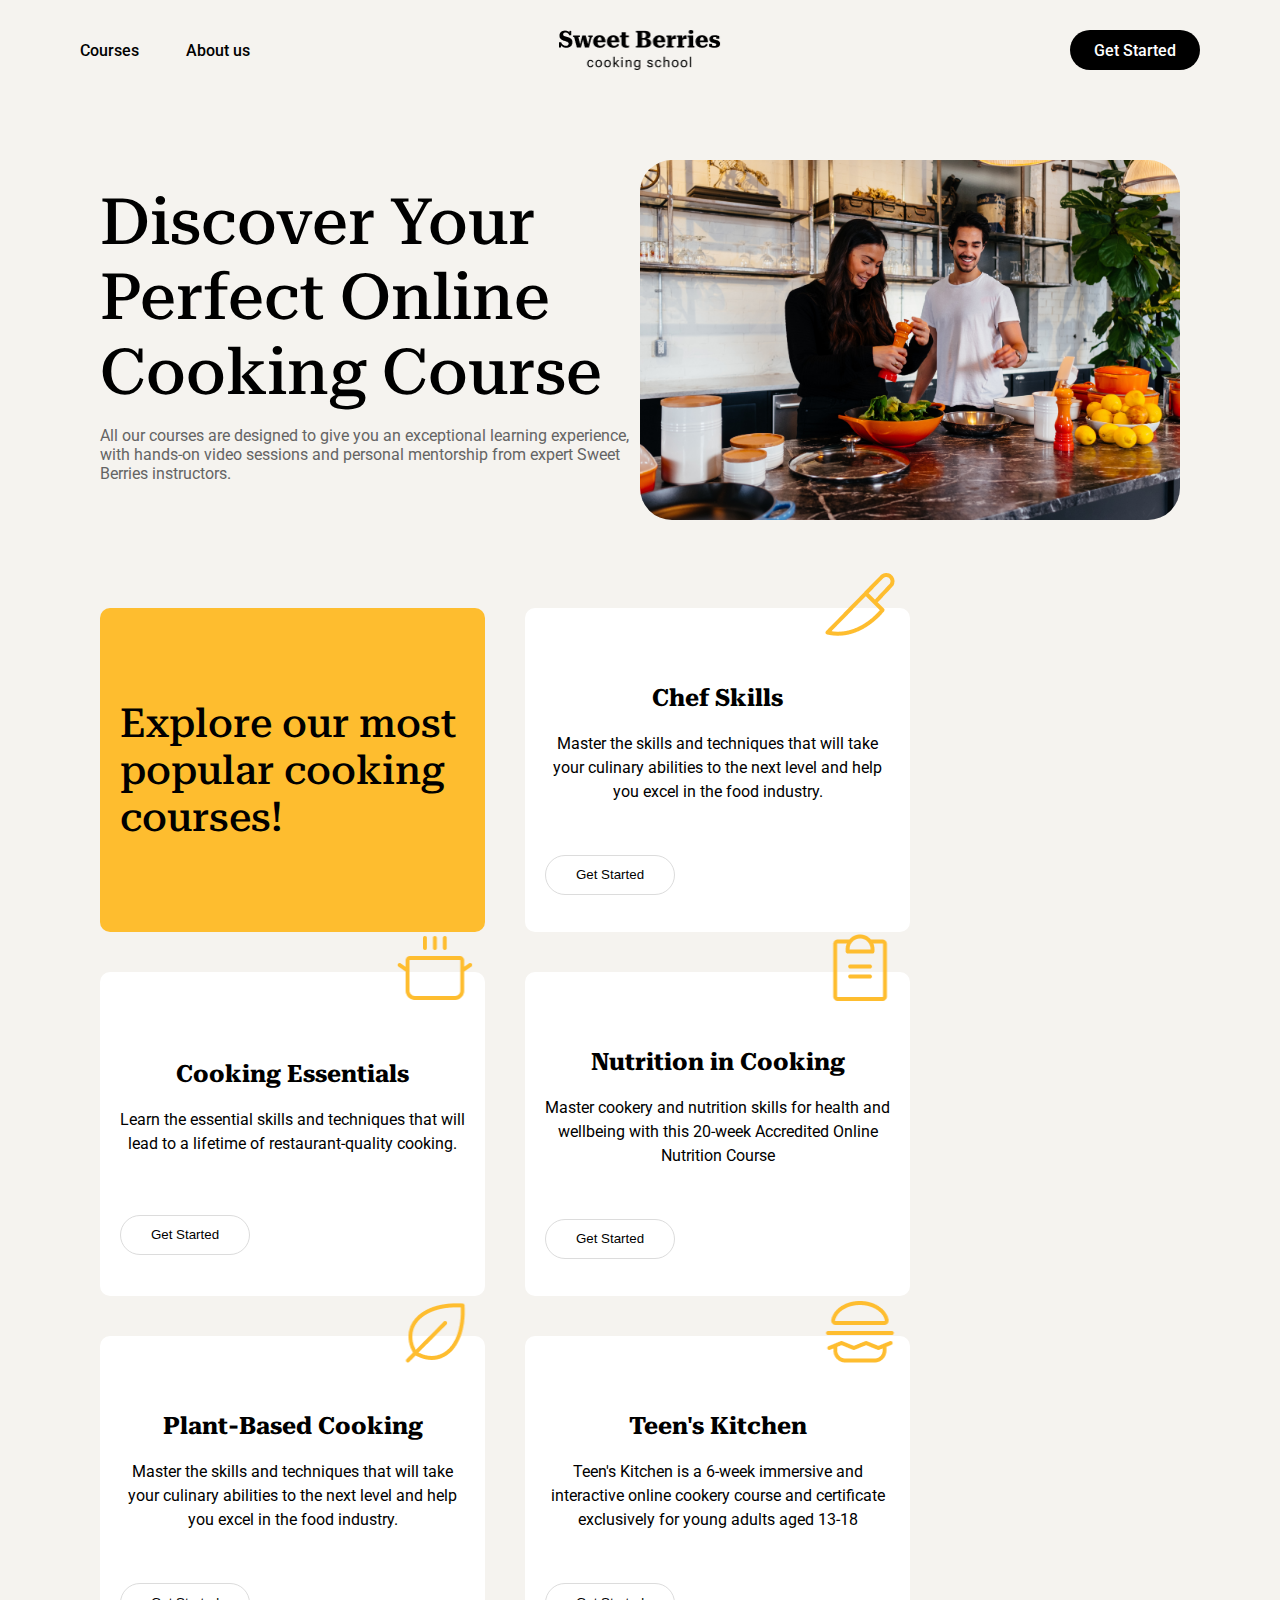
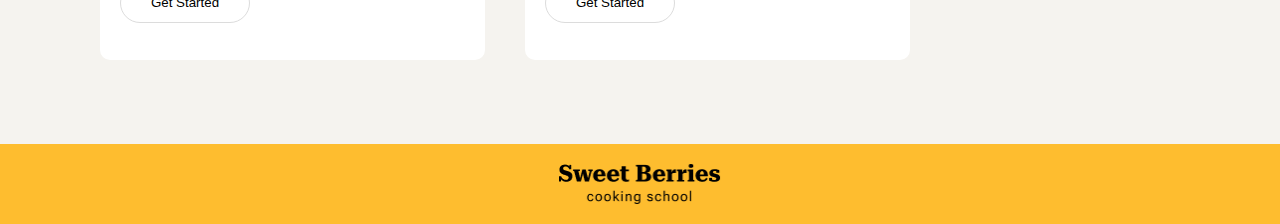
<file: index.html>
<!DOCTYPE html>
<html lang="en">
<head>
    <meta charset="UTF-8">
    <meta http-equiv="X-UA-Compatible" content="IE=edge">
    <meta name="viewport" content="width=device-width, initial-scale=1.0">
    <link rel="preconnect" href="https://fonts.googleapis.com"><link rel="preconnect" href="https://fonts.gstatic.com" crossorigin>
    <link href="https://fonts.googleapis.com/css2?family=Roboto+Serif:opsz,wght@8..144,500;8..144,700&family=Roboto:wght@400;500&display=swap" rel="stylesheet">
    <title>Sweet Berries Cooking School</title>
    <link rel="stylesheet" href="style.css">
</head>
<body>
    <div class="wrapper">
        <nav class="mainnav">
            <ul>
                <li class="navleft">
                    <a class="navlink" href="#">Courses</a>
                    <a class="navlink" href="#">About us</a>
                </li>
                <li class="navcenter"><img src="./assets/logo.png" alt="Sweet Berries Logo"></li>
                <li class="navright">
                    <a href="register.html" class="button1">Get Started</a>
                    <label class="burger" for="menuchk">&#9776;</label>
                    <input type="checkbox" id="menuchk">
                </li>
            </ul>
        </nav>
        <header>
            <div class="headertext">
                <h1>Discover Your Perfect Online Cooking Course</h1>
                <p>All our courses are designed to give you an exceptional learning experience, with hands-on video sessions and personal mentorship from expert Sweet Berries instructors.</p>
            </div>
            <div class="headerimg">
                <img src="./assets/banner.jpg" alt="Couple cooking in kitchen">
            </div>
        </header>
        <main>
            <div class="card title">
                <h2>Explore our most popular cooking courses!</h2>
            </div>
            <div class="card course">
               <img class="cardImg" src="assets/knife.png">
                  <div>
                    <h3>Chef Skills</h3>
                    <p class="p2">Master the skills and techniques that will take your culinary abilities to the next level and help you excel in the food industry.</p>
                  </div>
                <button class="button2">Get Started</button>
            </div>
            <div class="card course">
                <img class="cardImg" src="assets/cooking-pot.png">
                <div>
                    <h3>Cooking Essentials</h3>
                    <p class="p2">Learn the essential skills and techniques that will lead to a lifetime of restaurant-quality cooking.</p>
                </div>
                <button class="button2">Get Started</button>
            </div>
            <div class="card course">
                <img class="cardImg" src="assets/clipboard-text.png">
                <div>
                    <h3>Nutrition in Cooking</h3>
                    <p class="p2">Master cookery and nutrition skills for health and wellbeing with this 20-week Accredited Online Nutrition Course</p>
                </div>
                <button class="button2">Get Started</button>
            </div>
            <div class="card course">
                <img class="cardImg" src="assets/leaf.png">
                <div>
                    <h3>Plant-Based Cooking</h3>
                    <p class="p2">Master the skills and techniques that will take your culinary abilities to the next level and help you excel in the food industry.</p>
                </div>
                <button class="button2">Get Started</button>
            </div>
            <div class="card course">
                <img class="cardImg" src="assets/hamburger.png">
                <div>
                    <h3>Teen's Kitchen</h3>
                    <p class="p2">Teen's Kitchen is a 6-week immersive and interactive online cookery course and certificate exclusively for young adults aged 13-18</p>
                </div>
                <button class="button2">Get Started</button>
            </div>
        </main>
    </div>
    <footer>
        <img src="./assets/logo.png" alt="Sweet Berries Logo">
    </footer> 
</body>
</html>
</file>
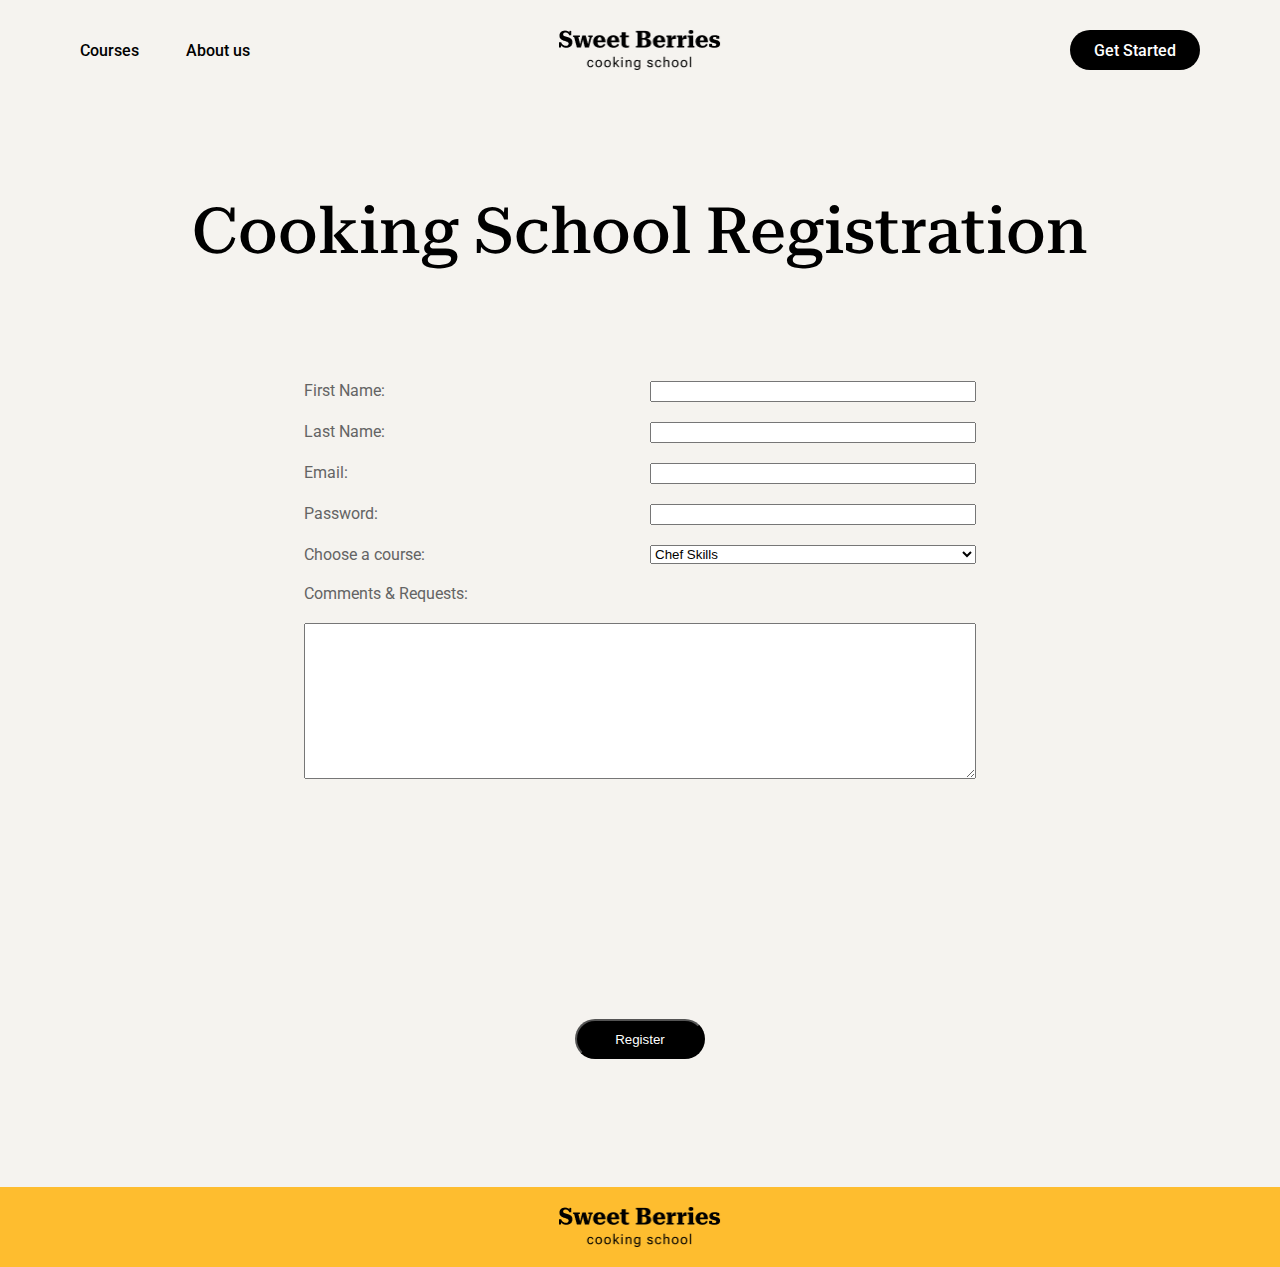
<file: register.html>
<!DOCTYPE html>
<html lang="en">
<head>
    <meta charset="UTF-8">
    <meta http-equiv="X-UA-Compatible" content="IE=edge">
    <meta name="viewport" content="width=device-width, initial-scale=1.0">
    <link rel="preconnect" href="https://fonts.googleapis.com"><link rel="preconnect" href="https://fonts.gstatic.com" crossorigin>
    <link href="https://fonts.googleapis.com/css2?family=Roboto+Serif:opsz,wght@8..144,500;8..144,700&family=Roboto:wght@400;500&display=swap" rel="stylesheet">
    <title>Sweet Berries Cooking School</title>
    <link rel="stylesheet" href="register.css">
</head>
<body>
    <div class="wrapper">
        <nav class="mainnav">
            <ul>
                <li class="navleft">
                    <a class="navlink" href="#">Courses</a>
                    <a class="navlink" href="#">About us</a>
                </li>
                <li class="navcenter"><img src="./assets/logo.png" alt="Sweet Berries Logo"></li>
                <li class="navright">
                    <a href="register.html" class="button1">Get Started</a>
                    <label class="burger" for="menuchk">&#9776;</label>
                    <input type="checkbox" id="menuchk">
                </li>
            </ul>
        </nav>
        <main>
            <h1>Cooking School Registration</h1>
            <form action="registerstudent">
                <label for="firstname">First Name:</label>
                <input type="text" id="firstname">
                <label for="lastname">Last Name:</label>
                <input type="text" id="lastname">
                <label for="email">Email:</label>
                <input type="email" id="email">
                <label for="password">Password:</label>
                <input type="password" name="password" id="password">
                <label for="course">Choose a course:</label>
                <select name="course" id="course">
                    <option value="chefskills">Chef Skills</option>
                    <option value="essentials">Cooking Essentials</option>
                    <option value="nutrition">Nutrition in Cooking</option>
                    <option value="plant">Plant Based Cooking</option>
                    <option value="teen">Teen's Kitchen</option>
                </select>
                <label for="notes">Comments & Requests:</label>
                <textarea name="notes" id="notes" cols="30" rows="10" class="full-width"></textarea>
            </form>
            
        </main>
        <div class="formbutton">
            <button class="button1">Register</button>
        </div>
    </div>
    <footer>
        <img src="./assets/logo.png" alt="Sweet Berries Logo">
    </footer> 
</body>
</html>
</file>
<file: style.css>
/* Variables declared here - these are the colors for our pages, as well as the font stacks and sizes. */

:root {
    --background: #F5F3EF;
    --card: #FFFFFF;
    --accent: #FEBD2F;
    --text-primary: #000000;
    --text-secondary: #646464;
    --outline: #DCDCDC;
}


/* border box model: https://css-tricks.com/box-sizing/ */

html {
    box-sizing: border-box;
}

*,
*::before,
*::after {
    box-sizing: inherit;
}


/* generic styles for the page */

body {
    padding: 0;
    margin: 0;
    font-family: 'Roboto', sans-serif;
    font-weight: 400;
    color: var(--text-secondary);
    background-color: var(--background);
}

h1, h2, h3 {
    margin: 0;
    font-family: 'Roboto Serif', serif;
    font-weight: 500;
    color: var(--text-primary);
}

h1 {
    font-size: 64px;
  }

h2 {
    font-size: 40px;
  }

h3 {
    font-weight: 700;
    font-size: 24px;
}

p .p1 {
    font-size: 24px;
}

p .p2 {
    font-size: 18px;
}

.button1 {
    width: 130px;
    height: 40px;
    border-radius: 50px;
    background-color: var(--text-primary);
    color: var(--card);
    line-height: 19px;
    display: flex;
    align-items: center;
    justify-content: center;
    margin-right: 0;
}

.button2 {
    width: 130px;
    height: 40px;
    border-radius: 50px;
    background-color: var(--card);
    border: 1px solid var(--outline);
    color: var(--text-primary);
    line-height: 19px;
    display: flex;
    align-items: center;
    justify-content: center;
    margin-right: 0;
}

a {
    color: var(--text-primary);
    text-decoration: none;
    font-weight: 500;
    font-size: 16px;
    margin-right: 47px;
}

a:hover {
    color: var(--text-secondary);
    text-decoration: none;
}
img {
  width: 100%;
}

.wrapper {
    max-width: 1440px;
    margin: 0 auto;
}
/* navigation */
nav {
    height: 100px;
    margin: 30px 80px;
}

nav ul {
    list-style-type: none;
    padding: 0;
    margin: 0;
    display: flex;
    justify-content: space-between;
    align-items: center;
  }

nav li {
    flex: 2;
    /* border: 1px solid blue; */
    display: flex;
}

nav .navleft {
    justify-content: flex-start;
}

nav .navcenter {
    justify-content: center;
}

.navcenter img {
    width: 162px;
    height: 40px;
}

nav .navright {
    justify-content: flex-end;
}

#menuchk {
    display: none;
}

.burger {
    display: none;
}

@media all and (max-width:768px) {
  

}

@media all and (max-width:428px) {
  .navleft a {
    display: none;
  }

  .burger {
    display: block;
    font-size: 34px;
  }

  .button1 {
    display: none;
  }

  #menuchk:checked + nav .mobilenav {
    display: flex;
    flex-direction: column;
    width: 100%;
    align-items: flex-end;

    position: absolute;
    top: 100px;
    left: 0;
  }
}

/* header */
header {
    grid-column: span 3;
    margin: 0 80px;
    display: flex;
    flex-wrap: wrap;
    align-items: center;
    justify-content: space-between;
    padding: 0 20px;
}

.headerimg{
    width: 50%;
}

.headerimg img {
    width: 100%;
    border-radius: 2rem;
    /* margin: 20px; */
}

.headertext {
    width: 50%;
}

.headertext p h1{
    margin: 20px;
}

/* main section */
main {
    grid-column: span 3;
    grid-row: span 2;
    display: flex;
    flex-wrap: wrap;
    margin: 5% 80px 5% 80px;
}

.card{
    width: 385px;
    height: 324px;
    border-radius: 10px;
    background-color: var(--card);
    margin: 20px;
    padding: 20px;
    display: flex;
    flex-direction: column;
    justify-content: space-around;
}

.card img{
    margin-top: -80px;
    margin-left: 275px;
    width: 80px;
    height: 80px;
}

.card p{
    line-height: 1.5; 
}

.course{
    color:var(--text-primary);
    text-align: center;
    line-height: 1.5;
}

.course h2{
    font-size: 2.2em;
    line-height: 1.1;
    text-align: left;
}

.title {
    background-color: var(--accent);
}
/* footer section */
footer {
    background-color: var(--accent);
    width: 100%;
    height: 80px;
    display: flex;
    justify-content: center;
    align-items: center;
}

footer img{
    width: 162px;
    height: 40px;
}
</file>
<file: register.css>
/* Variables declared here - these are the colors for our pages, as well as the font stacks and sizes. */

:root {
    --background: #F5F3EF;
    --card: #FFFFFF;
    --accent: #FEBD2F;
    --text-primary: #000000;
    --text-secondary: #646464;
    --outline: #DCDCDC;
}


/* border box model: https://css-tricks.com/box-sizing/ */

html {
    box-sizing: border-box;
}

*,
*::before,
*::after {
    box-sizing: inherit;
}


/* generic styles for the page */

body {
    padding: 0;
    margin: 0;
    font-family: 'Roboto', sans-serif;
    font-weight: 400;
    color: var(--text-secondary);
    background-color: var(--background);
}

h1, h2, h3 {
    margin: 0;
    font-family: 'Roboto Serif', serif;
    font-weight: 500;
    color: var(--text-primary);
}

h1 {
    font-size: 64px;
    text-align: center;
  }

h2 {
    font-size: 40px;
  }

h3 {
    font-weight: 700;
    font-size: 24px;
}

p .p1 {
    font-size: 24px;
}

p .p2 {
    font-size: 18px;
}

.button1 {
    width: 130px;
    height: 40px;
    border-radius: 50px;
    background-color: var(--text-primary);
    color: var(--card);
    line-height: 19px;
    display: flex;
    align-items: center;
    justify-content: center;
    margin-right: 0;
}

.button2 {
    width: 130px;
    height: 40px;
    border-radius: 50px;
    background-color: var(--card);
    border: 1px solid var(--outline);
    color: var(--text-primary);
    line-height: 19px;
    display: flex;
    align-items: center;
    justify-content: center;
    margin-right: 0;
}

a {
    color: var(--text-primary);
    text-decoration: none;
    font-weight: 500;
    font-size: 16px;
    margin-right: 47px;
}

a:hover {
    color: var(--text-secondary);
    text-decoration: none;
}
img {
  width: 100%;
}

.wrapper {
    max-width: 1440px;
    margin: 0 auto;
}
/* navigation */
nav {
    height: 100px;
    margin: 30px 80px;
}

nav ul {
    list-style-type: none;
    padding: 0;
    margin: 0;
    display: flex;
    justify-content: space-between;
    align-items: center;
  }

nav li {
    flex: 2;
    /* border: 1px solid blue; */
    display: flex;
}

nav .navleft {
    justify-content: flex-start;
}

nav .navcenter {
    justify-content: center;
}

.navcenter img {
    width: 162px;
    height: 40px;
}

nav .navright {
    justify-content: flex-end;
}

#menuchk {
    display: none;
}

.burger {
    display: none;
}

@media all and (max-width:768px) {
  

}

@media all and (max-width:428px) {
  .navleft a {
    display: none;
  }

  .burger {
    display: block;
    font-size: 34px;
  }

  .button1 {
    display: none;
  }

  #menuchk:checked + nav .mobilenav {
    display: flex;
    flex-direction: column;
    width: 100%;
    align-items: flex-end;

    position: absolute;
    top: 100px;
    left: 0;
  }
}

/* header */
header {
    grid-column: span 3;
    margin: 0 80px;
    display: flex;
    flex-wrap: wrap;
    align-items: center;
    justify-content: space-between;
    padding: 0 20px;
}

.headerimg{
    width: 50%;
}

.headerimg img {
    width: 100%;
    border-radius: 2rem;
    /* margin: 20px; */
}

.headertext {
    width: 50%;
}

.headertext p h1{
    margin: 20px;
}

/* main section */
main {
    grid-column: span 3;
    grid-row: span 2;
    display: flex;
    flex-direction: column;
    flex-wrap: wrap;
    margin: 5% 80px 5% 80px;
}

form {
    display: grid;
    grid-template-columns: 1fr 1fr;
    gap: 20px;
    margin: 10% 20% 10% 20%;
}

form label {
    display: block;
}

form p {
    margin: 0;
}

form input {
    line-height: 0em;
}
.full-width {
    grid-column: 1 / 3;
}

.formbutton {
    display: flex;
    align-items: center;
    justify-content: center;
    margin: 10% 20% 10% 20%;
}
/* footer section */
footer {
    background-color: var(--accent);
    width: 100%;
    height: 80px;
    display: flex;
    justify-content: center;
    align-items: center;
}

footer img{
    width: 162px;
    height: 40px;
}
</file>
